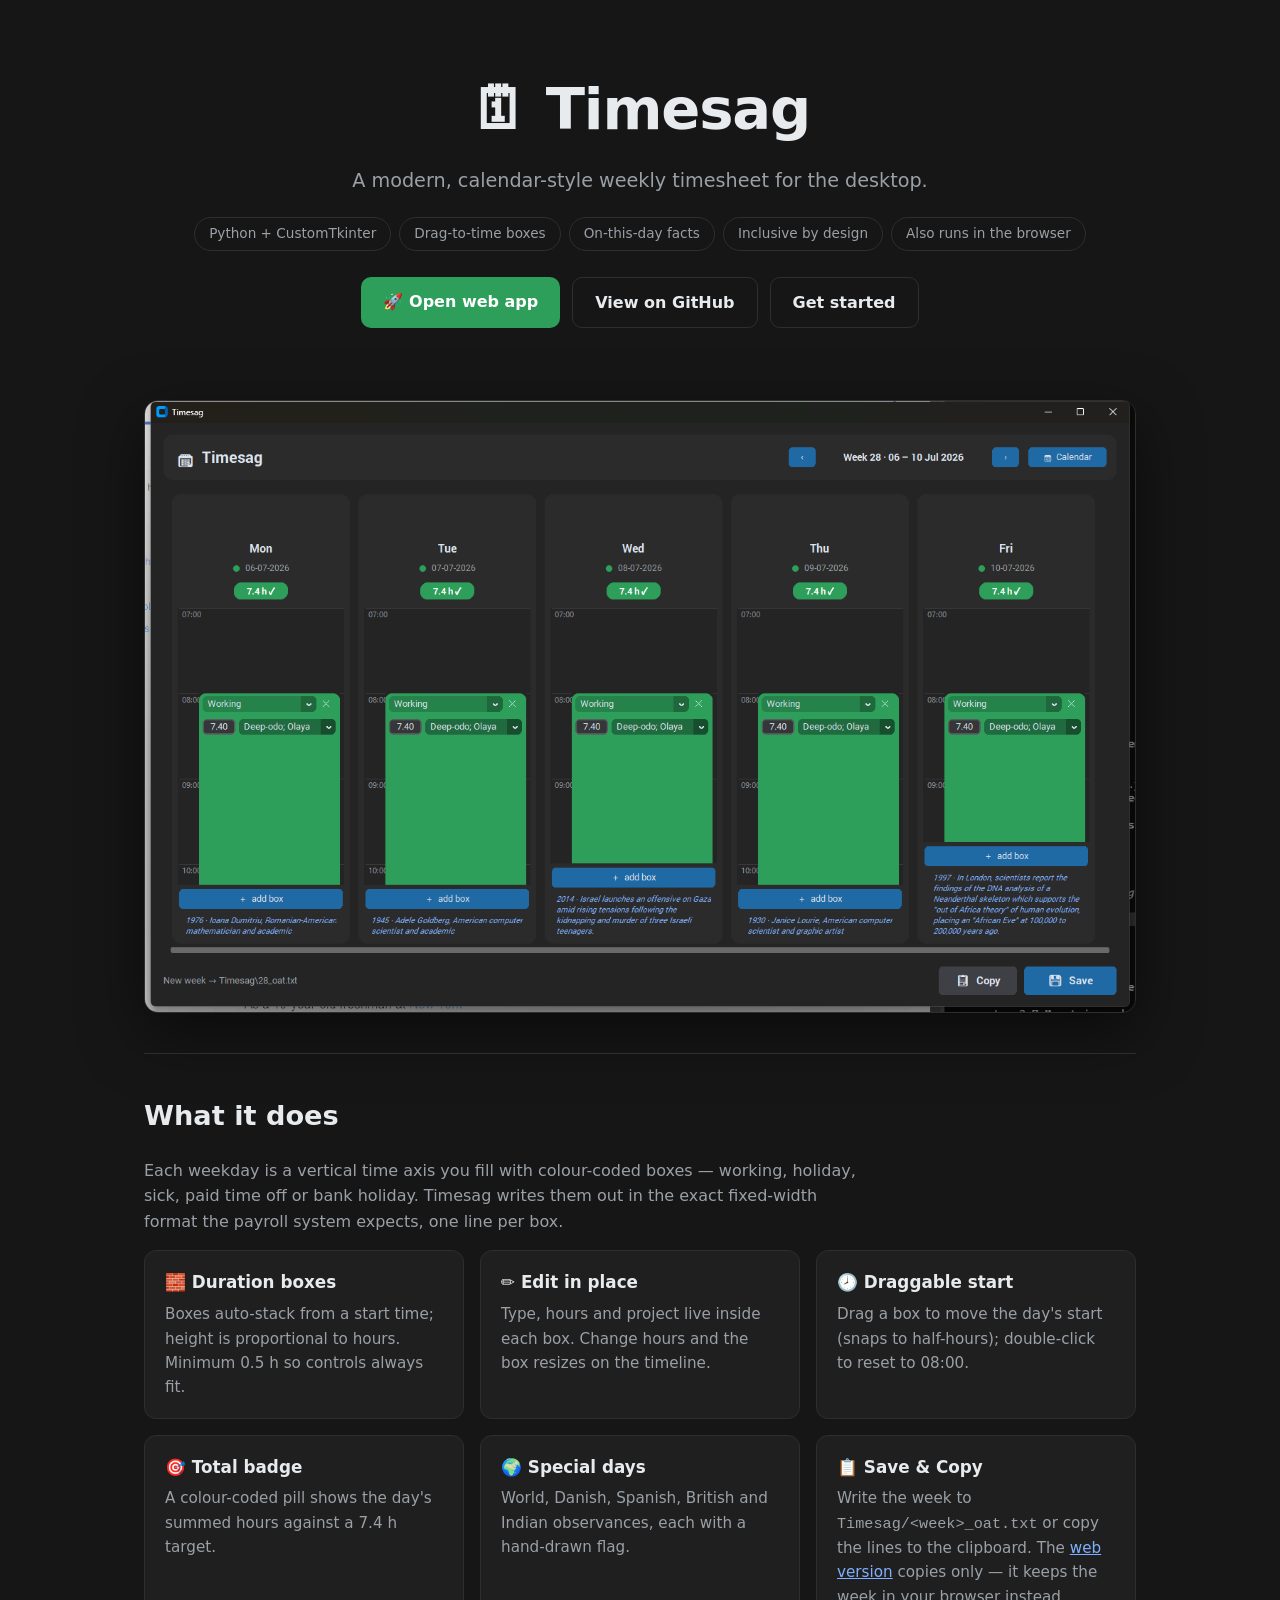
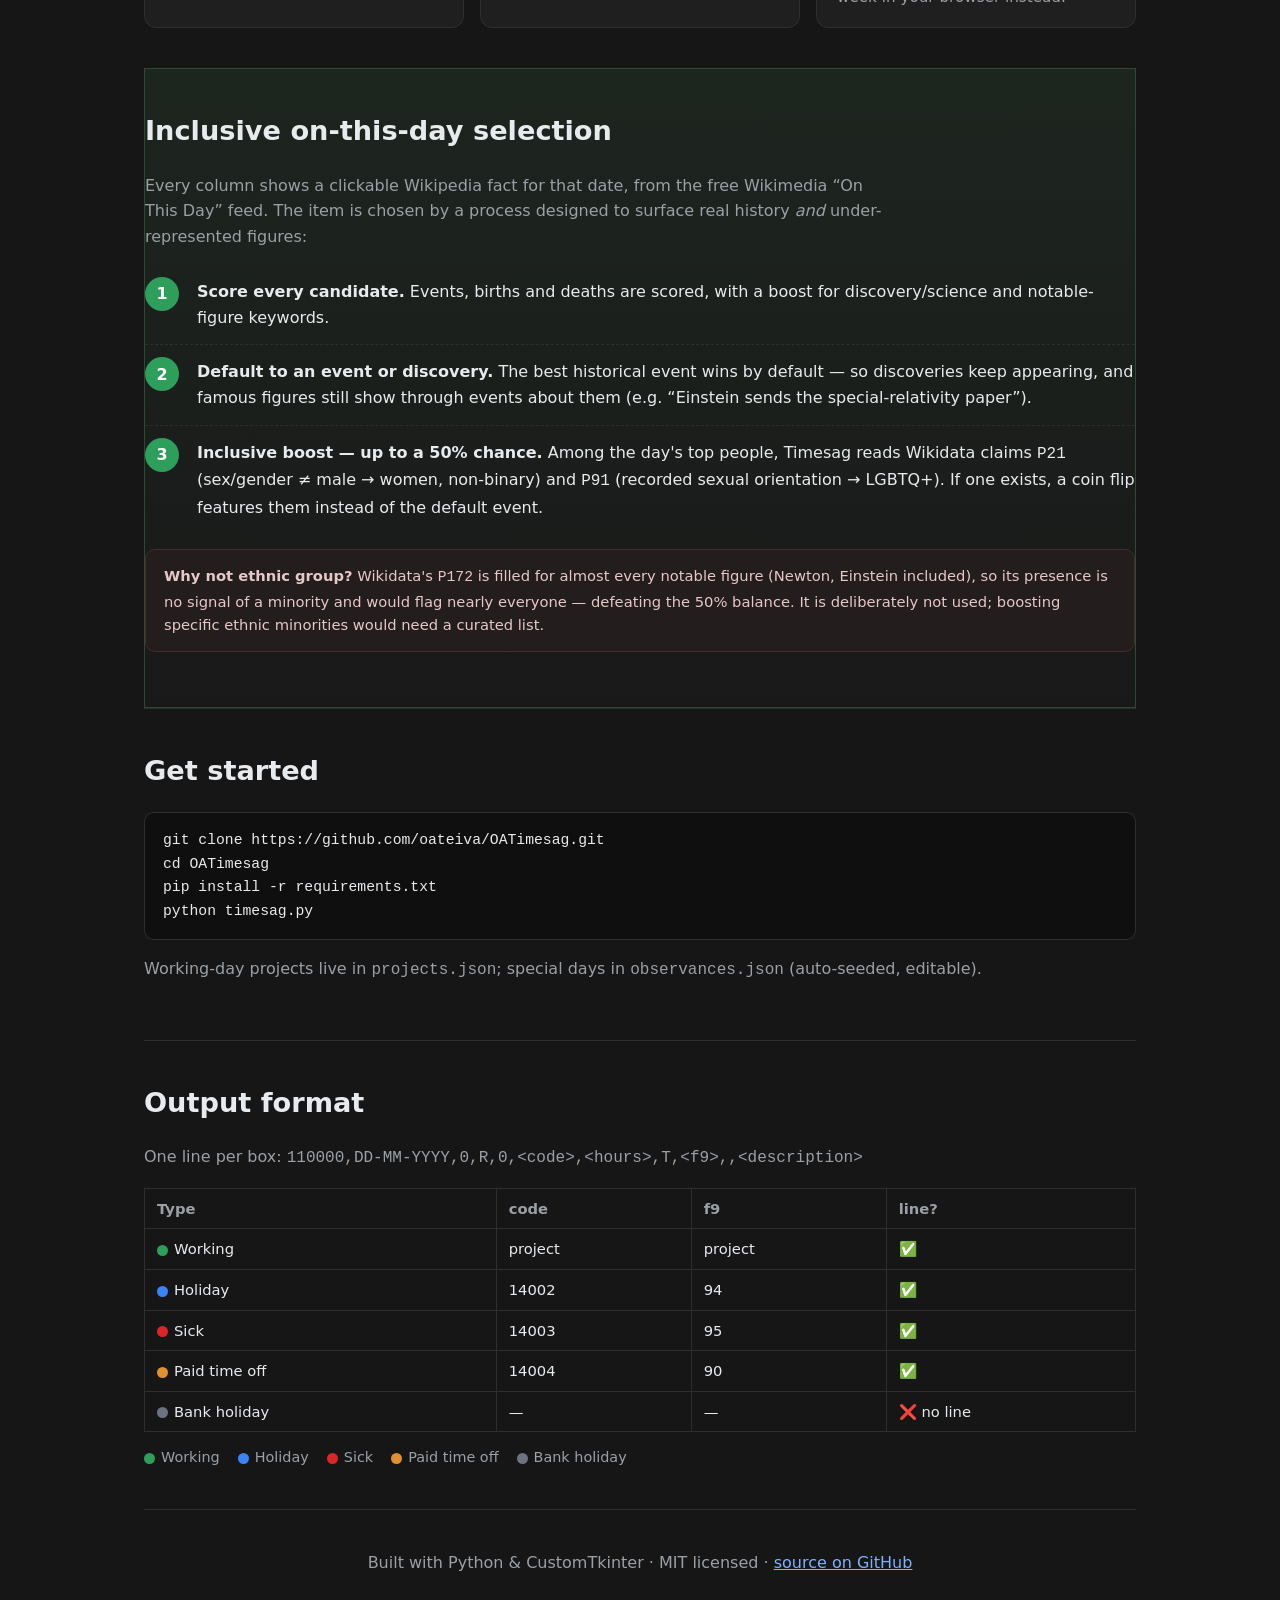
<file: docs/index.html>
<!DOCTYPE html>
<html lang="en">
<head>
<meta charset="utf-8">
<meta name="viewport" content="width=device-width, initial-scale=1">
<title>Timesag — a calendar-style weekly timesheet</title>
<style>
  :root{
    --bg:#161616; --card:#1f1f1f; --line:#2e2e2e; --fg:#e8ebee; --mut:#9aa0a6;
    --green:#2e9e5b; --blue:#3b82f6; --amber:#e0902f; --red:#dc2626; --link:#7fb0ff;
  }
  *{box-sizing:border-box}
  body{margin:0;font-family:"Segoe UI",system-ui,-apple-system,sans-serif;
       background:var(--bg);color:var(--fg);line-height:1.6}
  a{color:var(--link)}
  .wrap{max-width:1040px;margin:0 auto;padding:0 24px}
  header{padding:64px 0 32px;text-align:center}
  h1{font-size:clamp(2.4rem,6vw,3.6rem);margin:0;letter-spacing:-.02em}
  .tag{color:var(--mut);font-size:1.2rem;margin-top:10px}
  .badges{margin-top:20px;display:flex;gap:8px;justify-content:center;flex-wrap:wrap}
  .pill{border:1px solid var(--line);border-radius:999px;padding:5px 14px;font-size:.85rem;color:var(--mut)}
  .btns{margin-top:26px;display:flex;gap:12px;justify-content:center;flex-wrap:wrap}
  .btn{display:inline-block;padding:12px 22px;border-radius:10px;font-weight:700;text-decoration:none}
  .btn.primary{background:var(--green);color:#fff}
  .btn.ghost{border:1px solid var(--line);color:var(--fg)}
  .shot{margin:40px auto;max-width:100%;border-radius:14px;border:1px solid var(--line);
        box-shadow:0 20px 60px rgba(0,0,0,.5);display:block}
  section{padding:40px 0;border-top:1px solid var(--line)}
  h2{font-size:1.7rem;margin:0 0 20px}
  .grid{display:grid;grid-template-columns:repeat(auto-fit,minmax(260px,1fr));gap:16px}
  .feat{background:var(--card);border:1px solid var(--line);border-radius:12px;padding:18px 20px}
  .feat h3{margin:0 0 6px;font-size:1.05rem}
  .feat p{margin:0;color:var(--mut);font-size:.95rem}
  pre{background:#0f0f0f;border:1px solid var(--line);border-radius:10px;padding:16px 18px;
      overflow-x:auto;font-size:.92rem}
  code{font-family:Consolas,"SF Mono",monospace}
  .incl{background:linear-gradient(180deg,#1d251f,#191919);border:1px solid #2b4a34}
  .steps{counter-reset:s;list-style:none;padding:0;margin:0}
  .steps li{position:relative;padding:14px 0 14px 52px;border-bottom:1px dashed var(--line)}
  .steps li:last-child{border-bottom:none}
  .steps li::before{counter-increment:s;content:counter(s);position:absolute;left:0;top:12px;
    width:34px;height:34px;border-radius:50%;background:var(--green);color:#fff;font-weight:800;
    display:flex;align-items:center;justify-content:center}
  .legend{display:flex;gap:18px;flex-wrap:wrap;margin-top:14px;color:var(--mut);font-size:.9rem}
  .dot{display:inline-block;width:11px;height:11px;border-radius:50%;margin-right:6px;vertical-align:middle}
  .note{background:#241d1d;border:1px solid #4a2b2b;border-radius:10px;padding:14px 18px;color:#e7c8c8;font-size:.92rem}
  table{border-collapse:collapse;width:100%;font-size:.92rem}
  th,td{border:1px solid var(--line);padding:8px 12px;text-align:left}
  th{color:var(--mut);font-weight:600}
  footer{padding:40px 0 64px;color:var(--mut);text-align:center;border-top:1px solid var(--line)}
</style>
</head>
<body>
<div class="wrap">

  <header>
    <h1>🗓 Timesag</h1>
    <div class="tag">A modern, calendar-style weekly timesheet for the desktop.</div>
    <div class="badges">
      <span class="pill">Python + CustomTkinter</span>
      <span class="pill">Drag-to-time boxes</span>
      <span class="pill">On-this-day facts</span>
      <span class="pill">Inclusive by design</span>
      <span class="pill">Also runs in the browser</span>
    </div>
    <div class="btns">
      <a class="btn primary" href="app/">🚀 Open web app</a>
      <a class="btn ghost" id="repo-btn" href="https://github.com/oateiva/OATimesag">View on GitHub</a>
      <a class="btn ghost" href="#get">Get started</a>
    </div>
  </header>

  <img class="shot" src="screenshot.png" alt="Timesag app — five day columns with coloured time boxes, hour totals, and on-this-day facts">

  <section>
    <h2>What it does</h2>
    <p style="color:var(--mut);max-width:70ch">
      Each weekday is a vertical time axis you fill with colour-coded boxes — working,
      holiday, sick, paid time off or bank holiday. Timesag writes them out in the exact
      fixed-width format the payroll system expects, one line per box.
    </p>
    <div class="grid">
      <div class="feat"><h3>🧱 Duration boxes</h3><p>Boxes auto-stack from a start time; height is proportional to hours. Minimum 0.5 h so controls always fit.</p></div>
      <div class="feat"><h3>✏️ Edit in place</h3><p>Type, hours and project live inside each box. Change hours and the box resizes on the timeline.</p></div>
      <div class="feat"><h3>🕗 Draggable start</h3><p>Drag a box to move the day's start (snaps to half-hours); double-click to reset to 08:00.</p></div>
      <div class="feat"><h3>🎯 Total badge</h3><p>A colour-coded pill shows the day's summed hours against a 7.4 h target.</p></div>
      <div class="feat"><h3>🌍 Special days</h3><p>World, Danish, Spanish, British and Indian observances, each with a hand-drawn flag.</p></div>
      <div class="feat"><h3>📋 Save &amp; Copy</h3><p>Write the week to <code>Timesag/&lt;week&gt;_oat.txt</code> or copy the lines to the clipboard. The <a href="app/">web version</a> copies only — it keeps the week in your browser instead.</p></div>
    </div>
  </section>

  <section class="incl">
    <h2>Inclusive on-this-day selection</h2>
    <p style="max-width:74ch;color:var(--mut)">
      Every column shows a clickable Wikipedia fact for that date, from the free Wikimedia
      “On This Day” feed. The item is chosen by a process designed to surface real history
      <em>and</em> under-represented figures:
    </p>
    <ol class="steps">
      <li><strong>Score every candidate.</strong> Events, births and deaths are scored, with a boost for discovery/science and notable-figure keywords.</li>
      <li><strong>Default to an event or discovery.</strong> The best historical event wins by default — so discoveries keep appearing, and famous figures still show through events about them (e.g. “Einstein sends the special-relativity paper”).</li>
      <li><strong>Inclusive boost — up to a 50% chance.</strong> Among the day's top people, Timesag reads Wikidata claims <code>P21</code> (sex/gender ≠ male → women, non-binary) and <code>P91</code> (recorded sexual orientation → LGBTQ+). If one exists, a coin flip features them instead of the default event.</li>
    </ol>
    <p class="note">
      <strong>Why not ethnic group?</strong> Wikidata's <code>P172</code> is filled for
      almost every notable figure (Newton, Einstein included), so its presence is no signal
      of a minority and would flag nearly everyone — defeating the 50% balance. It is
      deliberately not used; boosting specific ethnic minorities would need a curated list.
    </p>
  </section>

  <section id="get">
    <h2>Get started</h2>
    <pre><code>git clone https://github.com/oateiva/OATimesag.git
cd OATimesag
pip install -r requirements.txt
python timesag.py</code></pre>
    <p style="color:var(--mut)">Working-day projects live in <code>projects.json</code>; special days in <code>observances.json</code> (auto-seeded, editable).</p>
  </section>

  <section>
    <h2>Output format</h2>
    <p style="color:var(--mut)">One line per box: <code>110000,DD-MM-YYYY,0,R,0,&lt;code&gt;,&lt;hours&gt;,T,&lt;f9&gt;,,&lt;description&gt;</code></p>
    <table>
      <tr><th>Type</th><th>code</th><th>f9</th><th>line?</th></tr>
      <tr><td><span class="dot" style="background:var(--green)"></span>Working</td><td>project</td><td>project</td><td>✅</td></tr>
      <tr><td><span class="dot" style="background:var(--blue)"></span>Holiday</td><td>14002</td><td>94</td><td>✅</td></tr>
      <tr><td><span class="dot" style="background:var(--red)"></span>Sick</td><td>14003</td><td>95</td><td>✅</td></tr>
      <tr><td><span class="dot" style="background:var(--amber)"></span>Paid time off</td><td>14004</td><td>90</td><td>✅</td></tr>
      <tr><td><span class="dot" style="background:#6b7280"></span>Bank holiday</td><td>—</td><td>—</td><td>❌ no line</td></tr>
    </table>
    <div class="legend">
      <span><span class="dot" style="background:var(--green)"></span>Working</span>
      <span><span class="dot" style="background:var(--blue)"></span>Holiday</span>
      <span><span class="dot" style="background:var(--red)"></span>Sick</span>
      <span><span class="dot" style="background:var(--amber)"></span>Paid time off</span>
      <span><span class="dot" style="background:#6b7280"></span>Bank holiday</span>
    </div>
  </section>

  <footer>
    Built with Python &amp; CustomTkinter · MIT licensed ·
    <a id="repo-link" href="https://github.com/oateiva/OATimesag">source on GitHub</a>
  </footer>

</div>
</body>
</html>
</file>
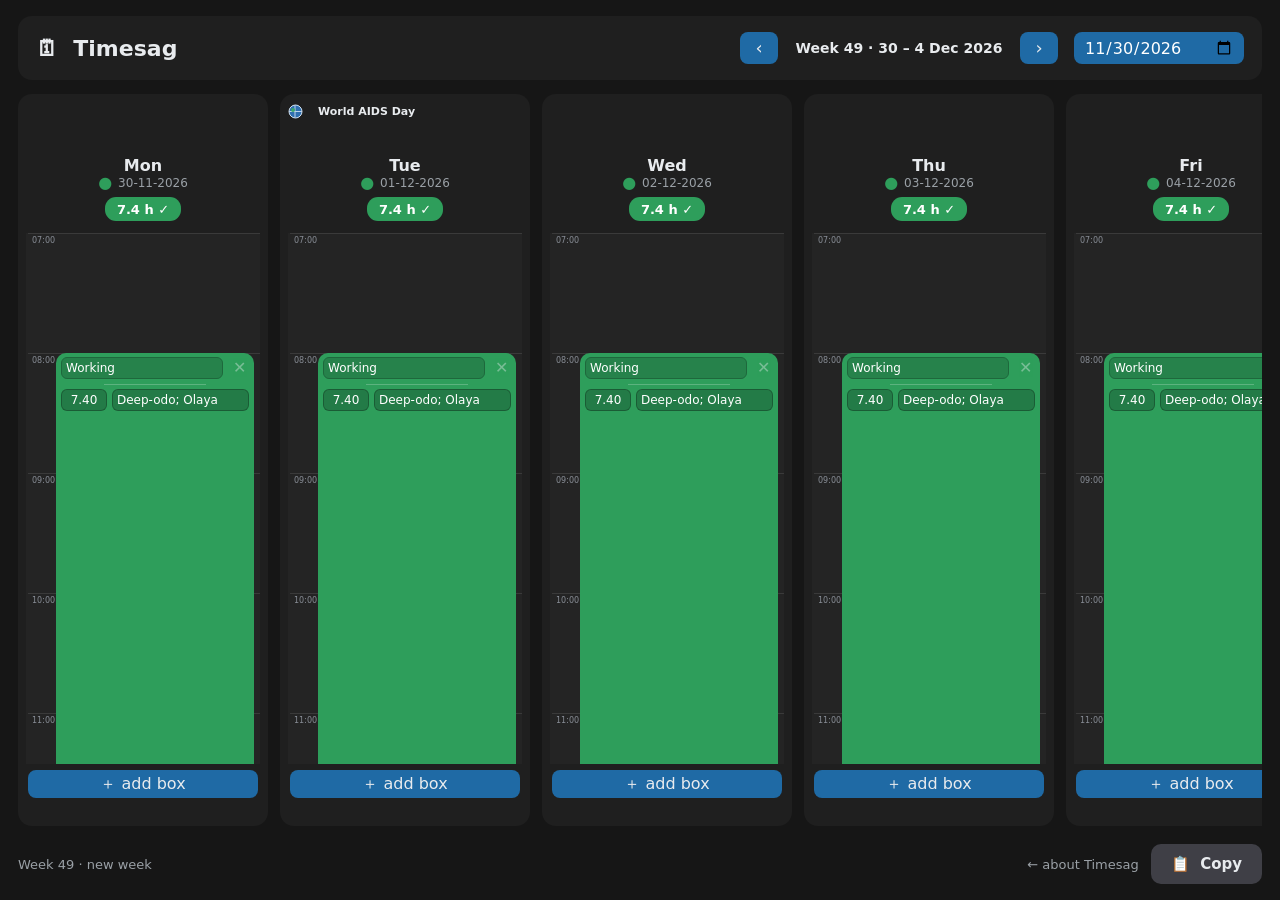
<file: docs/app/index.html>
<!DOCTYPE html>
<html lang="en">
<head>
<meta charset="utf-8">
<meta name="viewport" content="width=device-width, initial-scale=1">
<title>Timesag — weekly timesheet</title>
<meta name="description" content="Calendar-style weekly timesheet. Fill the week, copy the payroll lines.">
<link rel="icon" href="data:image/svg+xml,<svg xmlns='http://www.w3.org/2000/svg' viewBox='0 0 16 16'><text y='14' font-size='14'>🗓</text></svg>">
<link rel="stylesheet" href="styles.css">
</head>
<body>

<header>
  <div class="brand">🗓&nbsp; Timesag</div>
  <div class="nav">
    <button id="prev" class="arrow" type="button" title="previous week">‹</button>
    <span id="weeklabel"></span>
    <button id="next" class="arrow" type="button" title="next week">›</button>
    <input id="picker" type="date" title="jump to the week containing this date">
  </div>
</header>

<main id="week"></main>

<footer>
  <span id="status"></span>
  <a class="home" href="../">← about Timesag</a>
  <button id="copy" type="button">📋&nbsp; Copy</button>
</footer>

<script type="module" src="app.js"></script>
</body>
</html>
</file>
<file: docs/app/styles.css>
:root{
  --bg:#161616; --card:#1f1f1f; --line:#2e2e2e; --fg:#e8ebee; --mut:#9aa0a6;
  --axis:#242424; --link:#7fb0ff;
  --col-w:250px; --px-hour:120px;
}
*{box-sizing:border-box}
html,body{height:100%}
body{
  margin:0;font-family:"Segoe UI",system-ui,-apple-system,sans-serif;
  background:var(--bg);color:var(--fg);
  display:flex;flex-direction:column;padding:16px 18px;gap:14px;
}
a{color:var(--link)}
button{font:inherit;color:inherit;cursor:pointer}
button:disabled{opacity:.4;cursor:default}

/* ---- header ------------------------------------------------------------- */
header{
  background:var(--card);border-radius:14px;height:64px;flex:0 0 auto;
  display:flex;align-items:center;justify-content:space-between;padding:0 18px;
}
.brand{font-size:22px;font-weight:700}
.nav{display:flex;align-items:center;gap:6px}
.nav button,.nav .cal{
  background:#1f6aa5;border:none;border-radius:8px;height:32px;padding:0 12px;
}
.nav button:hover{background:#2b7fbf}
.nav .arrow{width:38px;padding:0;font-size:18px;line-height:1}
#weeklabel{min-width:230px;text-align:center;font-size:14px;font-weight:700}
#picker{
  background:#1f6aa5;border:none;border-radius:8px;height:32px;padding:0 10px;
  color:#fff;font:inherit;margin-left:10px;
}

/* ---- week --------------------------------------------------------------- */
#week{
  flex:1 1 auto;min-height:0;display:flex;gap:12px;
  overflow-x:auto;overflow-y:hidden;padding-bottom:4px;
}
.col{
  flex:0 0 var(--col-w);width:var(--col-w);
  background:var(--card);border-radius:14px;padding:4px 0 8px;
  display:flex;flex-direction:column;min-height:0;
}
.obs{height:48px;flex:0 0 auto;padding:4px 8px 0;overflow:hidden}
.obs-row{display:flex;align-items:center;gap:6px;margin-top:2px;font-size:11px;font-weight:700}
.obs-row .flag{flex:0 0 auto;display:block}
.dayname{text-align:center;font-size:16px;font-weight:700;padding-top:10px}
.dayhdr{display:flex;justify-content:center;align-items:center;gap:6px}
.dot{font-size:16px;line-height:1}
.daydate{color:var(--mut);font-size:12px}
.total{
  align-self:center;margin:6px 0 4px;min-width:76px;height:24px;border-radius:11px;
  display:flex;align-items:center;justify-content:center;
  font-size:13px;font-weight:700;color:#fff;background:#6b7280;
}

/* ---- time axis ---------------------------------------------------------- */
.axis{
  position:relative;flex:1 1 auto;min-height:0;margin:8px 8px 6px;
  background:var(--axis);overflow:hidden;touch-action:none;cursor:grab;
}
.axis:active{cursor:grabbing}
.ruler{position:absolute;inset:0;pointer-events:none;z-index:0}
.rule{position:absolute;left:2px;right:0;height:0}
.rule span{position:absolute;left:4px;top:2px;font-size:8px;white-space:nowrap}

.seg{
  position:absolute;left:30px;right:6px;border-radius:10px;overflow:hidden;
  z-index:1;display:flex;flex-direction:column;
}
.seg-top{display:flex;align-items:center;gap:4px;padding:4px 5px 2px}
.seg-type{flex:1 1 auto;min-width:0;height:22px}
.seg-del{
  flex:0 0 auto;width:22px;height:22px;border:none;border-radius:6px;
  background:transparent;line-height:1;
}
.seg-del:hover:not(:disabled){background:#7f1d1d}
.seg-sep{height:1px;margin:3px 48px 4px}
.seg-mid{display:flex;gap:5px;padding:0 5px 4px}
.seg-hours{flex:0 0 46px;width:46px;height:22px;text-align:center}
.seg-proj,.seg-preview{flex:1 1 auto;min-width:0;height:22px}
.seg-preview{text-align:center}

.seg select,.seg input{
  border:1px solid rgba(0,0,0,.25);border-radius:6px;
  background:rgba(0,0,0,.22);color:#fff;font:inherit;font-size:12px;padding:0 4px;
}
.seg select{appearance:none;padding-right:4px}
.seg input:disabled{opacity:.85}
.seg-proj{background:#1f6b3f;border-color:#164e2e}

.add{
  flex:0 0 auto;margin:0 10px 8px;height:28px;border:none;border-radius:8px;
  background:#1f6aa5;
}
.add:hover{background:#2b7fbf}
.fact{
  flex:0 0 auto;padding:0 12px 12px;color:#8a8f98;
  font-size:11px;font-style:italic;line-height:1.35;
}
.fact a{text-decoration:none}
.fact a:hover{text-decoration:underline}

/* ---- footer ------------------------------------------------------------- */
footer{flex:0 0 auto;display:flex;align-items:center;gap:12px}
#status{flex:1 1 auto;color:var(--mut);font-size:13px}
#copy{
  height:40px;padding:0 20px;border:none;border-radius:10px;
  background:#3f3f46;font-size:15px;font-weight:700;
}
#copy:hover{background:#52525b}
.home{color:var(--mut);font-size:13px;text-decoration:none}
.home:hover{color:var(--fg)}

.copy-fallback{position:fixed;left:-9999px;top:0}
.copy-fallback.visible{
  position:static;width:100%;height:120px;margin-top:8px;
  background:#0f0f0f;color:var(--fg);border:1px solid var(--line);border-radius:8px;
  font-family:Consolas,"SF Mono",monospace;font-size:12px;padding:8px;
}
</file>
